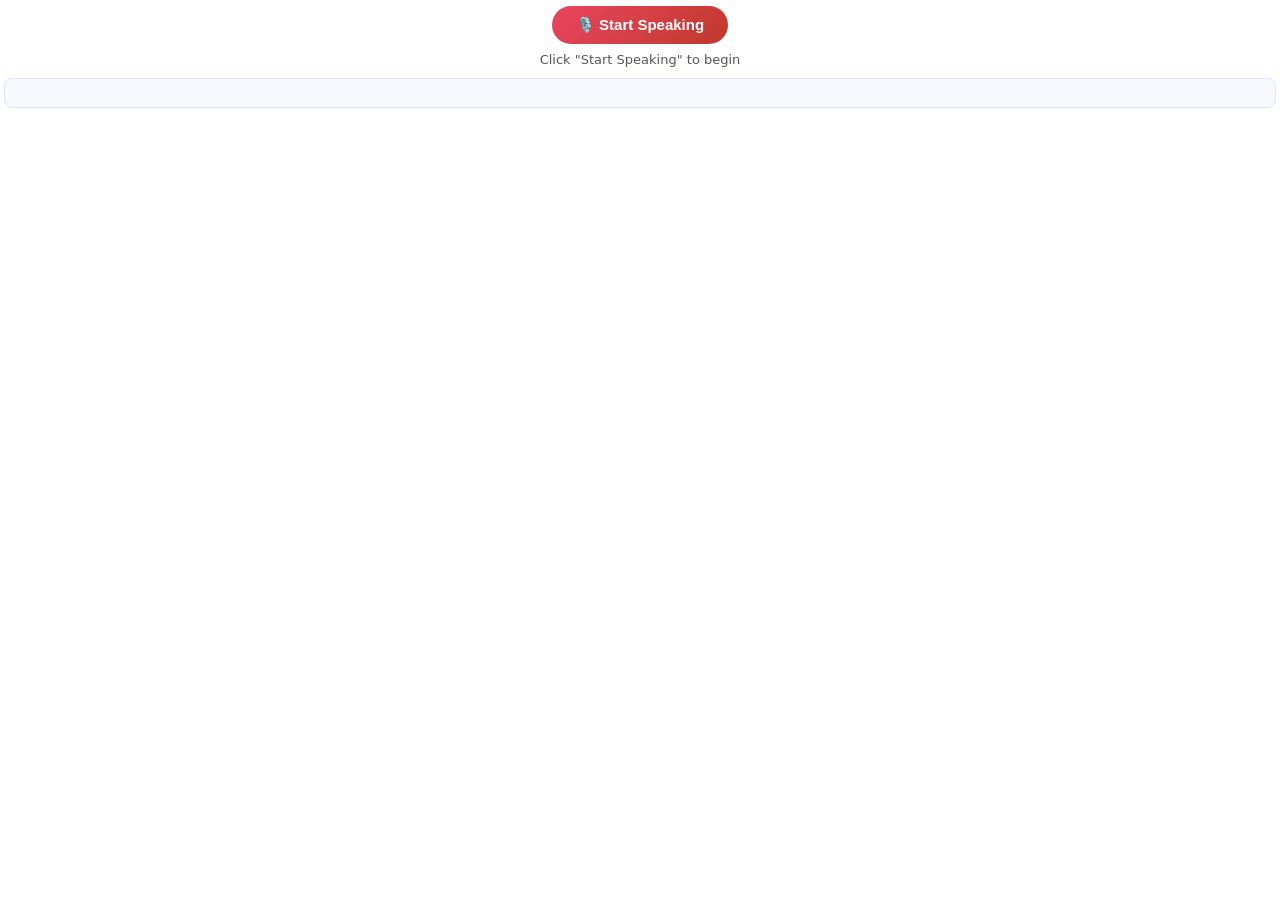
<file: arpit/voice_component/frontend/index.html>
<!DOCTYPE html>
<html>
<head>
  <meta charset="utf-8">
  <style>
    * { margin: 0; padding: 0; box-sizing: border-box; }
    body {
      font-family: system-ui, -apple-system, sans-serif;
      padding: 4px; background: transparent;
    }
    .container { text-align: center; }
    .btn {
      padding: 10px 24px; border-radius: 24px; border: none;
      cursor: pointer; font-size: 15px; font-weight: 600;
      transition: all 0.2s; margin: 2px;
    }
    .btn-record { background: linear-gradient(135deg,#e94560,#c0392b); color: #fff; }
    .btn-stop { background: linear-gradient(135deg,#2ecc71,#16a085); color: #fff; }
    .btn:disabled { opacity: 0.5; cursor: not-allowed; }
    #status { font-size: 13px; color: #555; margin-top: 6px; min-height: 20px; }
    #transcript {
      margin-top: 6px; padding: 8px; border-radius: 8px;
      background: #f8f9ff; border: 1px solid #dee2ff;
      font-size: 14px; line-height: 1.4; min-height: 30px;
      white-space: pre-wrap; text-align: left; word-wrap: break-word;
    }
    .pulse { animation: pulse 1s infinite; }
    @keyframes pulse { 0%,100%{opacity:1} 50%{opacity:0.4} }
  </style>
</head>
<body>
  <div class="container">
    <button class="btn btn-record" id="startBtn">🎙️ Start Speaking</button>
    <button class="btn btn-stop" id="stopBtn" style="display:none">⏹️ Stop</button>
    <div id="status">Click "Start Speaking" to begin</div>
    <div id="transcript"></div>
  </div>

  <script>
    (function() {
      window.Streamlit = window.Streamlit || {};
      window.Streamlit.setComponentReady = function() {
        var attempts = 0;
        function trySend() {
          attempts++;
          try {
            window.parent.postMessage({
              isStreamlitMessage: true,
              type: 'setComponentReady'
            }, '*');
            return;
          } catch(e) {}
          if (attempts < 30) setTimeout(trySend, 100);
        }
        trySend();
      };

      window.Streamlit.setComponentValue = function(val) {
        var attempts = 0;
        function trySend() {
          attempts++;
          try {
            window.parent.postMessage({
              isStreamlitMessage: true,
              type: 'setComponentValue',
              value: val
            }, '*');
            return;
          } catch(e) {}
          if (attempts < 30) setTimeout(trySend, 100);
        }
        trySend();
      };
    })();

    const startBtn = document.getElementById('startBtn');
    const stopBtn = document.getElementById('stopBtn');
    const statusEl = document.getElementById('status');
    const transcriptEl = document.getElementById('transcript');
    const API_URL = 'http://localhost:8000/api/transcribe';

    let mediaRecorder = null;
    let audioChunks = [];
    let stream = null;

    function sendValue(val) {
      if (window.Streamlit && window.Streamlit.setComponentValue) {
        window.Streamlit.setComponentValue(val);
      }
    }

    window.Streamlit.setComponentReady();

    startBtn.addEventListener('click', async () => {
      try {
        stream = await navigator.mediaDevices.getUserMedia({ audio: true });
      } catch(e) {
        if (e.name === 'NotAllowedError' || e.name === 'PermissionDeniedError') {
          statusEl.innerHTML = '❌ Microphone access denied. Allow mic in browser settings.';
        } else {
          statusEl.innerHTML = '❌ Mic error: ' + e.message;
        }
        return;
      }

      audioChunks = [];
      mediaRecorder = new MediaRecorder(stream, { mimeType: MediaRecorder.isTypeSupported('audio/webm') ? 'audio/webm' : 'audio/ogg' });

      mediaRecorder.ondataavailable = (e) => {
        if (e.data.size > 0) audioChunks.push(e.data);
      };

      mediaRecorder.onstop = async () => {
        const blob = new Blob(audioChunks, { type: mediaRecorder.mimeType });
        stopBtn.style.display = 'none';
        startBtn.style.display = 'inline-flex';
        statusEl.innerHTML = '<span class="pulse" style="color:#e94560">⏳ Transcribing...</span>';

        try {
          const resp = await fetch(API_URL, {
            method: 'POST',
            headers: { 'Content-Type': blob.type },
            body: blob
          });
          const data = await resp.json();
          const txt = (data.transcript || '').trim();
          if (txt) {
            transcriptEl.textContent = txt;
            transcriptEl.style.display = 'block';
            statusEl.innerHTML = '✅ Done! Transcript captured.';
            sendValue(txt);
          } else {
            statusEl.innerHTML = data.error ? 'Error: ' + data.error : 'No speech detected. Try again.';
            transcriptEl.style.display = 'none';
          }
        } catch(e) {
          statusEl.innerHTML = '❌ Transcription failed: ' + e.message;
        }

        if (stream) {
          stream.getTracks().forEach(t => t.stop());
          stream = null;
        }
      };

      mediaRecorder.onerror = () => {
        statusEl.innerHTML = '❌ Recording error';
        startBtn.style.display = 'inline-flex';
        stopBtn.style.display = 'none';
        if (stream) {
          stream.getTracks().forEach(t => t.stop());
          stream = null;
        }
      };

      transcriptEl.textContent = '';
      transcriptEl.style.display = 'none';
      startBtn.style.display = 'none';
      stopBtn.style.display = 'inline-flex';
      statusEl.innerHTML = '<span class="pulse" style="color:#e94560;font-weight:600">🔴 Recording... Speak now</span>';
      mediaRecorder.start();
    });

    stopBtn.addEventListener('click', () => {
      if (mediaRecorder && mediaRecorder.state !== 'inactive') {
        mediaRecorder.stop();
      }
    });
  </script>
</body>
</html>
</file>
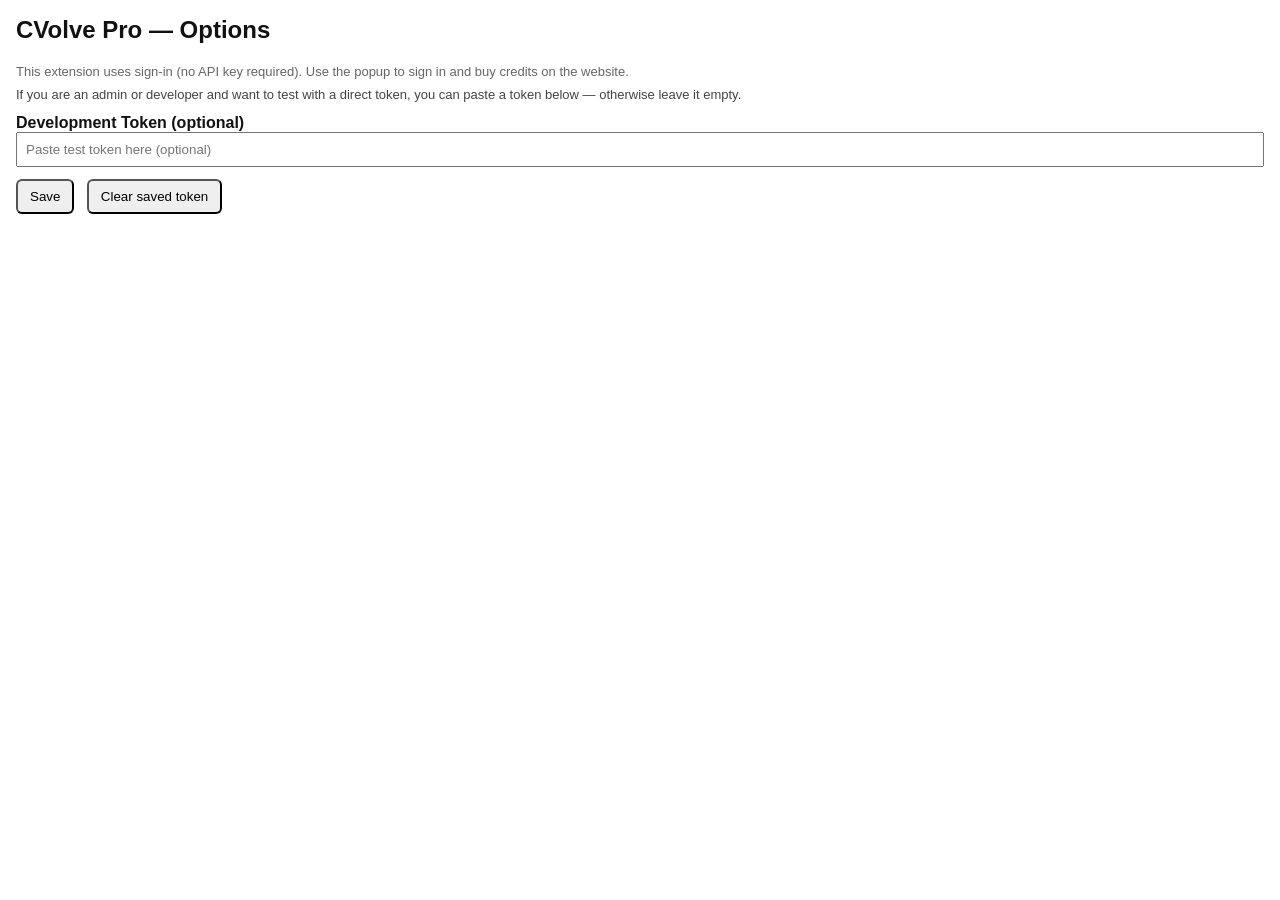
<file: arpit/vps_recovery/cvolvepro-extension/options.html>
<!doctype html>
<html>
<head>
  <meta charset="utf-8"/>
  <title>CVolve Pro — Options</title>
  <meta name="viewport" content="width=device-width,initial-scale=1"/>
  <style>
    body { font-family: Arial, sans-serif; margin:16px; color:#111; }
    h2 { margin-top:0; }
    .muted { color:#666; font-size:13px; }
    label { display:block; margin-top:12px; font-weight:600; }
    button { margin-top:12px; padding:8px 12px; border-radius:6px; cursor:pointer; }
    .small { font-size:13px; color:#444; margin-top:8px; }
  </style>
</head>
<body>
  <h2>CVolve Pro — Options</h2>

  <div class="muted">This extension uses sign-in (no API key required). Use the popup to sign in and buy credits on the website.</div>

  <div class="small">
    If you are an admin or developer and want to test with a direct token, you can paste a token below — otherwise leave it empty.
  </div>

  <label for="devToken">Development Token (optional)</label>
  <input id="devToken" type="text" placeholder="Paste test token here (optional)" style="width:100%; padding:8px; box-sizing:border-box;" />

  <div>
    <button id="saveBtn">Save</button>
    <button id="clearBtn" style="margin-left:8px;">Clear saved token</button>
  </div>

  <div class="small muted" id="msg"></div>

  <script src="options.js"></script>
</body>
</html>
</file>
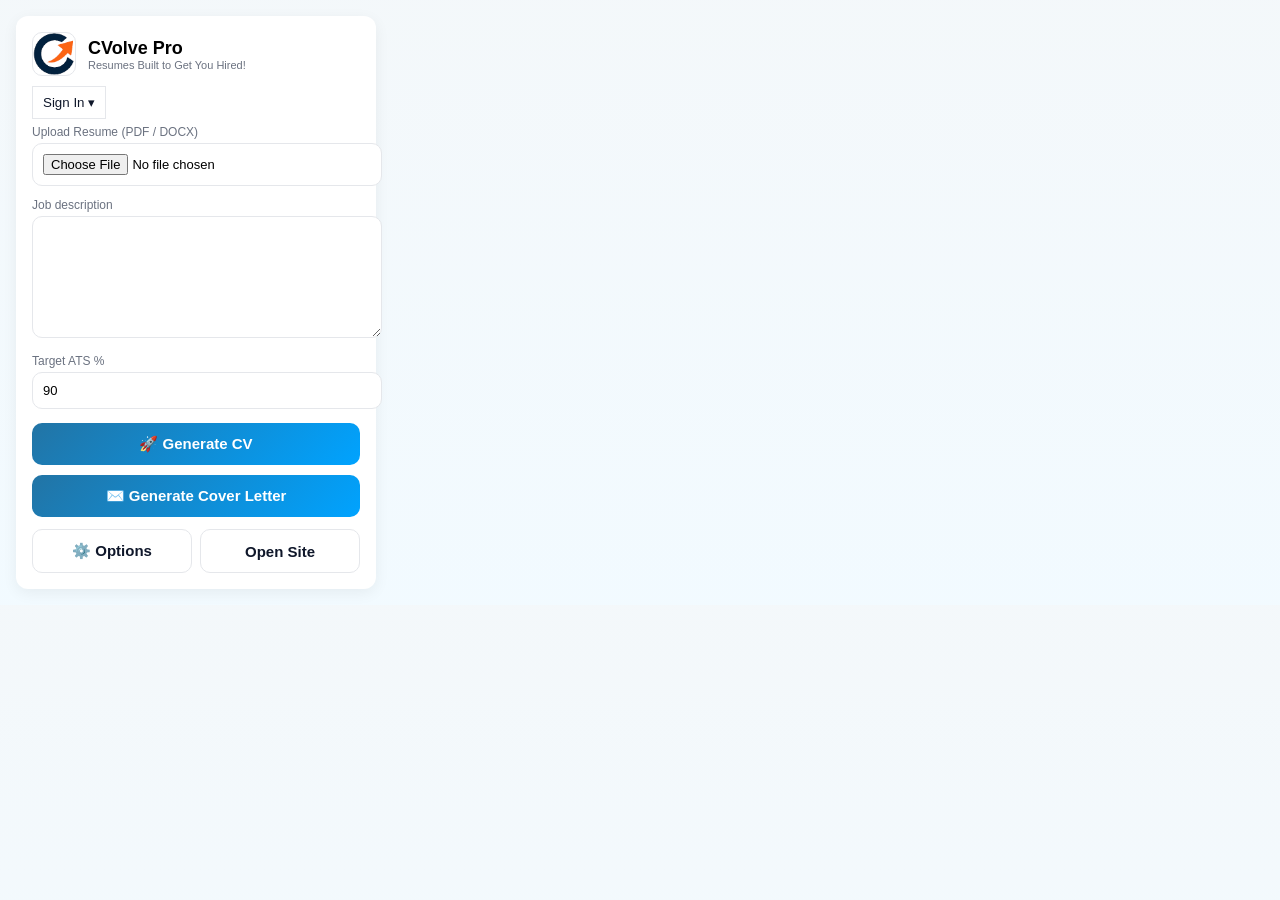
<file: arpit/vps_recovery/cvolvepro-extension/popup.html>
<!doctype html>
<html>
<head>
  <meta charset="utf-8" />
  <title>CVolve Pro</title>
  <meta name="viewport" content="width=device-width,initial-scale=1" />
  <style>
    :root{
      --primary-1: #2274A5;
      --primary-2: #00A3FF;
      --muted: #6b7280;
      --text: #0f172a;
      --border: #e5e7eb;
      --bg-card: #ffffff;
      --surface: #f8fafc;
      --shadow: 0 4px 15px rgba(0,0,0,0.06);
    }

    body {
      margin: 0;
      padding: 16px;
      width: 360px;
      font-family: Inter, sans-serif;
      background: linear-gradient(180deg, rgba(34,116,165,0.05), rgba(0,163,255,0.05));
    }

    .card {
      background: var(--bg-card);
      padding: 16px;
      border-radius: 12px;
      box-shadow: var(--shadow);
    }

    header {
      display: flex;
      align-items: center;
      gap: 12px;
      margin-bottom: 10px;
    }

    /* FIXED LOGO BOX */
    .logo-wrap {
      width: 42px;
      height: 42px;
      border-radius: 10px;
      overflow: hidden;
      flex-shrink: 0;
      background: #fff;
      border: 1px solid var(--border);
      display: flex;
      align-items: center;
      justify-content: center;
    }

    .logo-wrap img {
      width: 100%;
      height: 100%;
      object-fit: contain; /* FIX: prevents stretching */
    }

    h1 {
      margin: 0;
      font-size: 18px;
      font-weight: 700;
    }

    .tag { font-size: 11px; color: var(--muted); }

    /* Input fields */
    input, textarea {
      width: 100%;
      padding: 10px;
      border-radius: 10px;
      border: 1px solid var(--border);
      background: #fff;
      font-size: 13px;
    }

    textarea { min-height: 100px; resize: vertical; }

    label { font-size: 12px; color: var(--muted); margin-bottom: 4px; display: block; }

    /* Buttons */
    .btn {
      width: 100%;
      padding: 12px;
      border-radius: 10px;
      cursor: pointer;
      font-size: 15px;
      font-weight: 600;
      border: none;
    }

    .btn-primary {
      background: linear-gradient(135deg, var(--primary-1), var(--primary-2));
      color: #fff;
    }

    .btn-ghost {
      background: transparent;
      border: 1px solid var(--border);
      color: var(--text);
    }

    #status { font-size: 13px; color: var(--muted); margin-top: 10px; }

    footer { margin-top: 12px; display: flex; gap: 8px; }
  </style>
</head>

<body>
  <div class="card">
    <header>
      <!-- USE LOCAL LOGO FILE HERE -->
      <div class="logo-wrap">
        <img src="icon128.png" alt="logo" />
      </div>

      <div>
        <h1>CVolve Pro</h1>
        <div class="tag">Resumes Built to Get You Hired!</div>
      </div>
    </header>

    <!-- Everything else unchanged -->
    <div id="authWrapper">
      <button id="signinToggle" class="btn-ghost" style="padding:8px 10px; margin-bottom:6px;">
        <span id="signinLabel">Sign In</span>
        <span id="signinChevron">▾</span>
      </button>

      <div id="signinForm" style="display:none;">
        <label>Email</label>
        <input type="email" id="email" placeholder="you@company.com" />

        <label>Password</label>
        <input type="password" id="password" placeholder="••••••••" />

        <div style="display:flex; gap:10px; margin-top:10px;">
          <button id="loginBtn" class="btn-primary btn">Login</button>
          <button id="guestBtn" class="btn-ghost btn">Guest</button>
        </div>
      </div>

      <div id="signedInBox" style="display:none; background:#f0f4ff; padding:10px; border-radius:10px; margin-bottom:8px;">
        <div>Signed in as <strong id="userEmail">-</strong></div>
        <div>Credits: <strong id="credits">-</strong></div>
        <button id="logoutBtn" class="btn-ghost btn" style="margin-top:10px;">Sign Out</button>
        <button id="buyBtn" class="btn-primary btn" style="margin-top:10px;">Buy Credits</button>
      </div>
    </div>

    <label>Upload Resume (PDF / DOCX)</label>
    <input id="resumeUpload" type="file" />

    <div id="resumeName" style="font-size:13px; margin-top:6px;"></div>

    <label style="margin-top:12px;">Job description</label>
    <textarea id="jobDesc"></textarea>

    <label style="margin-top:12px;">Target ATS %</label>
    <input id="targetMatch" type="number" value="90" />

    <button id="generateBtn" class="btn-primary btn" style="margin-top:14px;">
      🚀 Generate CV
    </button>
    <button id="generateCLBtn" class="btn btn-primary" style="margin-top:10px;">
      ✉️ Generate Cover Letter
    </button>

    <div id="clWrapper" style="display:none; margin-top:10px;">
  <label style="margin-bottom:6px; display:block;">Cover Letter preview</label>
  <textarea id="coverLetterPreview" readonly style="min-height:160px; width:100%; padding:10px; border-radius:8px; border:1px solid #e5e7eb; background:#fff;"></textarea>
  <div style="display:flex; gap:8px; margin-top:8px;">
    <button id="saveCLBtn" class="btn-ghost btn" style="flex:1;">Save to clipboard</button>
    <button id="downloadCLBtn" class="btn-primary btn" style="flex:1;">Download .docx</button>
  </div>
</div>

    <div id="status"></div>

    <footer>
      <button id="openOptions" class="btn-ghost btn">⚙️ Options</button>
      <button id="openSite" class="btn-ghost btn">Open Site</button>
    </footer>
  </div>

  <script src="popup.js"></script>
</body>
</html>
</file>
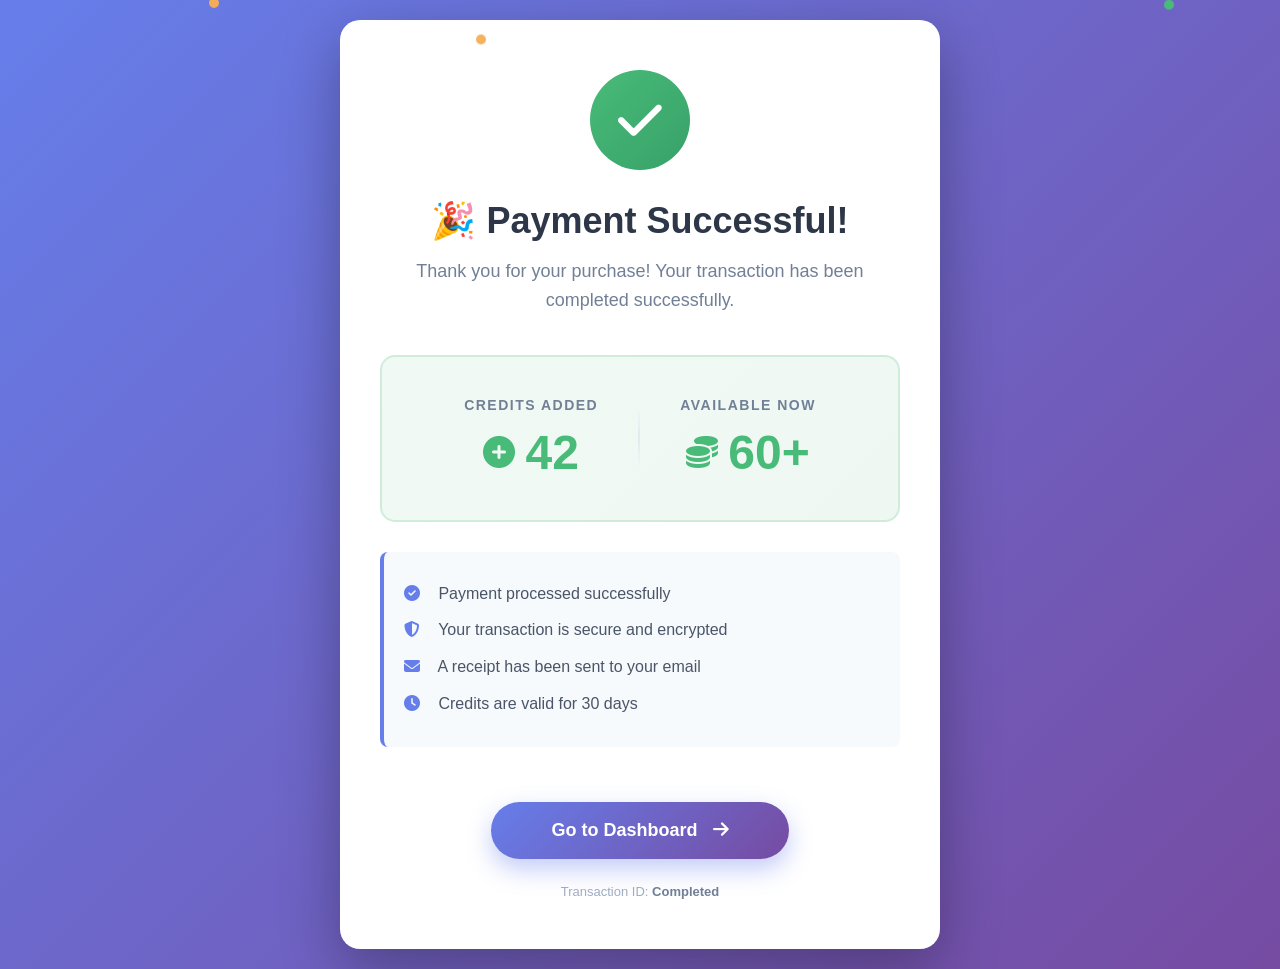
<file: arpit/vps_recovery/frontend-interview/payment-success.html>
<!DOCTYPE html>
<html lang="en">
<head>
    <meta charset="UTF-8">
    <meta name="viewport" content="width=device-width, initial-scale=1.0">
    <title>Payment Successful - JobsQA</title>
    <link rel="stylesheet" href="https://cdnjs.cloudflare.com/ajax/libs/font-awesome/6.4.0/css/all.min.css">
    <style>
        * {
            margin: 0;
            padding: 0;
            box-sizing: border-box;
        }

        body {
            font-family: 'Segoe UI', Tahoma, Geneva, Verdana, sans-serif;
            background: linear-gradient(135deg, #667eea 0%, #764ba2 100%);
            min-height: 100vh;
            display: flex;
            justify-content: center;
            align-items: center;
            padding: 20px;
        }

        .container {
            background: white;
            border-radius: 20px;
            box-shadow: 0 20px 60px rgba(0, 0, 0, 0.3);
            max-width: 600px;
            width: 100%;
            padding: 50px 40px;
            text-align: center;
            animation: slideIn 0.6s ease-out;
        }

        @keyframes slideIn {
            from {
                opacity: 0;
                transform: translateY(-30px);
            }
            to {
                opacity: 1;
                transform: translateY(0);
            }
        }

        .success-icon {
            width: 100px;
            height: 100px;
            background: linear-gradient(135deg, #48bb78 0%, #38a169 100%);
            border-radius: 50%;
            display: flex;
            align-items: center;
            justify-content: center;
            margin: 0 auto 30px;
            animation: scaleIn 0.5s ease-out 0.2s both;
        }

        @keyframes scaleIn {
            from {
                transform: scale(0);
            }
            to {
                transform: scale(1);
            }
        }

        .success-icon i {
            color: white;
            font-size: 50px;
            animation: checkmark 0.8s ease-out 0.5s both;
        }

        @keyframes checkmark {
            0% {
                transform: scale(0) rotate(-45deg);
                opacity: 0;
            }
            50% {
                transform: scale(1.2) rotate(0deg);
            }
            100% {
                transform: scale(1) rotate(0deg);
                opacity: 1;
            }
        }

        h1 {
            color: #2d3748;
            font-size: 36px;
            margin-bottom: 15px;
            font-weight: 700;
            animation: fadeIn 0.6s ease-out 0.4s both;
        }

        @keyframes fadeIn {
            from {
                opacity: 0;
                transform: translateY(10px);
            }
            to {
                opacity: 1;
                transform: translateY(0);
            }
        }

        .subtitle {
            color: #718096;
            font-size: 18px;
            margin-bottom: 40px;
            line-height: 1.6;
            animation: fadeIn 0.6s ease-out 0.6s both;
        }

        .credits-box {
            background: linear-gradient(135deg, #48bb7815 0%, #38a16915 100%);
            border-radius: 15px;
            padding: 40px 30px;
            margin: 30px 0;
            border: 2px solid #48bb7830;
            animation: fadeIn 0.6s ease-out 0.8s both;
        }

        .credits-info {
            display: flex;
            justify-content: center;
            align-items: center;
            gap: 40px;
            flex-wrap: wrap;
        }

        .credit-item {
            text-align: center;
        }

        .credit-label {
            color: #718096;
            font-size: 14px;
            font-weight: 600;
            text-transform: uppercase;
            letter-spacing: 1.5px;
            margin-bottom: 12px;
        }

        .credit-value {
            color: #48bb78;
            font-size: 48px;
            font-weight: 800;
            display: flex;
            align-items: center;
            justify-content: center;
            gap: 10px;
        }

        .credit-value i {
            font-size: 32px;
        }

        .divider {
            width: 2px;
            height: 60px;
            background: linear-gradient(to bottom, transparent, #e2e8f0, transparent);
        }

        .info-box {
            background: #f7fafc;
            border-left: 4px solid #667eea;
            border-radius: 8px;
            padding: 20px;
            margin: 25px 0;
            text-align: left;
            animation: fadeIn 0.6s ease-out 1s both;
        }

        .info-box p {
            color: #4a5568;
            line-height: 1.8;
            margin: 8px 0;
        }

        .info-box i {
            color: #667eea;
            margin-right: 10px;
            width: 20px;
        }

        .btn-dashboard {
            display: inline-block;
            background: linear-gradient(135deg, #667eea 0%, #764ba2 100%);
            color: white;
            padding: 18px 60px;
            border-radius: 50px;
            text-decoration: none;
            font-weight: 600;
            font-size: 18px;
            margin-top: 30px;
            transition: all 0.3s ease;
            box-shadow: 0 10px 25px rgba(102, 126, 234, 0.4);
            animation: fadeIn 0.6s ease-out 1.2s both;
        }

        .btn-dashboard:hover {
            transform: translateY(-3px);
            box-shadow: 0 15px 35px rgba(102, 126, 234, 0.6);
        }

        .btn-dashboard i {
            margin-left: 10px;
            transition: transform 0.3s ease;
        }

        .btn-dashboard:hover i {
            transform: translateX(5px);
        }

        .processing-note {
            background: #fff5e6;
            border: 1px solid #ffd699;
            border-radius: 8px;
            padding: 15px;
            margin: 20px 0;
            font-size: 14px;
            color: #8b6914;
            display: none;
            animation: fadeIn 0.6s ease-out;
        }

        .processing-note i {
            margin-right: 8px;
            color: #ff9800;
        }

        @media (max-width: 600px) {
            .container {
                padding: 30px 20px;
            }

            h1 {
                font-size: 28px;
            }

            .subtitle {
                font-size: 16px;
            }

            .credit-value {
                font-size: 36px;
            }

            .credits-info {
                flex-direction: column;
                gap: 30px;
            }

            .divider {
                width: 100%;
                height: 2px;
                background: linear-gradient(to right, transparent, #e2e8f0, transparent);
            }

            .btn-dashboard {
                padding: 16px 40px;
                font-size: 16px;
            }
        }
    </style>
</head>
<body>
    <div class="container">
        <div class="success-icon">
            <i class="fas fa-check"></i>
        </div>
        
        <h1>🎉 Payment Successful!</h1>
        <p class="subtitle">
            Thank you for your purchase! Your transaction has been completed successfully.
        </p>

        <div class="credits-box">
            <div class="credits-info">
                <div class="credit-item">
                    <div class="credit-label">Credits Added</div>
                    <div class="credit-value">
                        <i class="fas fa-plus-circle"></i>
                        <span id="credits-added">60</span>
                    </div>
                </div>
                
                <div class="divider"></div>
                
                <div class="credit-item">
                    <div class="credit-label">Available Now</div>
                    <div class="credit-value">
                        <i class="fas fa-coins"></i>
                        <span id="total-credits">--</span>
                    </div>
                </div>
            </div>
        </div>

        <div class="processing-note" id="processing-note">
            <i class="fas fa-info-circle"></i>
            <strong>Processing:</strong> Your credits are being added to your account. This may take a few moments.
        </div>

        <div class="info-box">
            <p><i class="fas fa-check-circle"></i> Payment processed successfully</p>
            <p><i class="fas fa-shield-alt"></i> Your transaction is secure and encrypted</p>
            <p><i class="fas fa-envelope"></i> A receipt has been sent to your email</p>
            <p><i class="fas fa-clock"></i> Credits are valid for 30 days</p>
        </div>

        <a href="/dashboard.html" class="btn-dashboard" id="dashboard-btn">
            Go to Dashboard <i class="fas fa-arrow-right"></i>
        </a>

        <p style="margin-top: 25px; color: #a0aec0; font-size: 13px;">
            Transaction ID: <span id="session-id" style="color: #718096; font-weight: 600;">Loading...</span>
        </p>
    </div>

    <script>
        // Always show success immediately
        console.log('Payment success page loaded');

        // Get session ID from URL
        const urlParams = new URLSearchParams(window.location.search);
        const sessionId = urlParams.get('session_id');

        // Display session ID if available
        if (sessionId) {
            document.getElementById('session-id').textContent = sessionId.substring(0, 30) + '...';
        } else {
            document.getElementById('session-id').textContent = 'Completed';
        }

        // Animate the credits number
        function animateNumber(elementId, targetValue) {
            const element = document.getElementById(elementId);
            let currentValue = 0;
            const increment = targetValue / 30;
            const stepTime = 30;

            const timer = setInterval(() => {
                currentValue += increment;
                if (currentValue >= targetValue) {
                    element.textContent = targetValue;
                    clearInterval(timer);
                } else {
                    element.textContent = Math.floor(currentValue);
                }
            }, stepTime);
        }

        // Start animation after a short delay
        setTimeout(() => {
            animateNumber('credits-added', 60);
        }, 800);

        // Try to get actual credit info from backend (optional, non-blocking)
        const token = localStorage.getItem('jobsqa_token');
        
        if (token && sessionId) {
            // Show processing note
            document.getElementById('processing-note').style.display = 'block';

            fetch('https://jobsqa.com/api/jobsqa/confirm-payment', {
                method: 'POST',
                headers: {
                    'Content-Type': 'application/json',
                    'Authorization': `Bearer ${token}`
                },
                body: JSON.stringify({ session_id: sessionId })
            })
            .then(response => response.json())
            .then(data => {
                console.log('Backend response:', data);
                
                // Hide processing note
                document.getElementById('processing-note').style.display = 'none';

                if (data.success && data.total_credits) {
                    // Update with actual values
                    document.getElementById('credits-added').textContent = data.credits_added || 60;
                    document.getElementById('total-credits').textContent = data.total_credits;
                } else {
                    // Show loading state
                    document.getElementById('total-credits').textContent = '60+';
                }
            })
            .catch(error => {
                console.log('Could not fetch credits (non-critical):', error);
                // Hide processing note
                document.getElementById('processing-note').style.display = 'none';
                // Still show success with default values
                document.getElementById('total-credits').textContent = '60+';
            });
        } else {
            // No token or session - just show success with default
            document.getElementById('total-credits').textContent = '60+';
        }

        // Confetti effect (optional fun addition!)
        function createConfetti() {
            const colors = ['#667eea', '#764ba2', '#48bb78', '#38a169', '#f6ad55'];
            for (let i = 0; i < 50; i++) {
                setTimeout(() => {
                    const confetti = document.createElement('div');
                    confetti.style.position = 'fixed';
                    confetti.style.width = '10px';
                    confetti.style.height = '10px';
                    confetti.style.backgroundColor = colors[Math.floor(Math.random() * colors.length)];
                    confetti.style.left = Math.random() * 100 + '%';
                    confetti.style.top = '-10px';
                    confetti.style.opacity = '1';
                    confetti.style.borderRadius = '50%';
                    confetti.style.pointerEvents = 'none';
                    confetti.style.zIndex = '9999';
                    document.body.appendChild(confetti);

                    const duration = Math.random() * 3 + 2;
                    const rotation = Math.random() * 360;
                    
                    confetti.animate([
                        { transform: 'translateY(0) rotate(0deg)', opacity: 1 },
                        { transform: `translateY(${window.innerHeight + 10}px) rotate(${rotation}deg)`, opacity: 0 }
                    ], {
                        duration: duration * 1000,
                        easing: 'cubic-bezier(0.25, 0.46, 0.45, 0.94)'
                    });

                    setTimeout(() => confetti.remove(), duration * 1000);
                }, i * 30);
            }
        }

        // Trigger confetti after page loads
        setTimeout(createConfetti, 600);
    </script>
</body>
</html>
</file>
